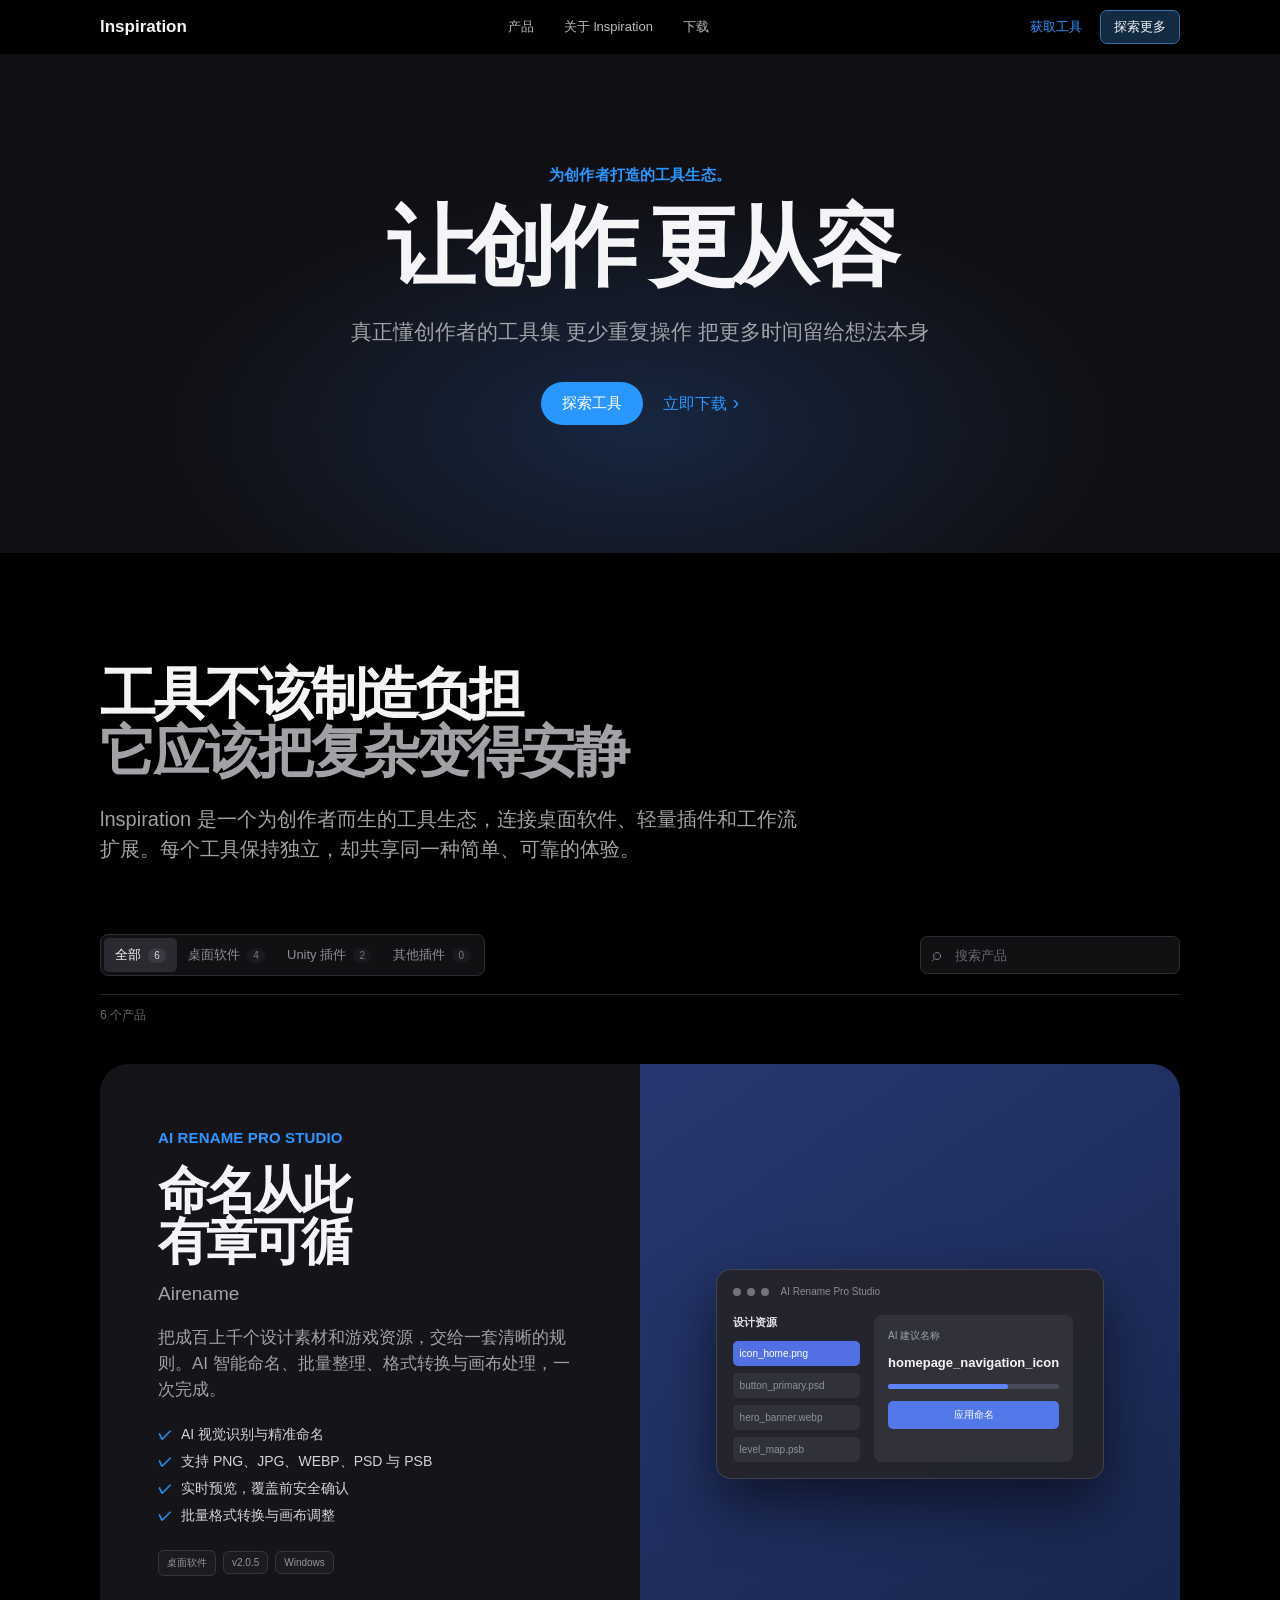
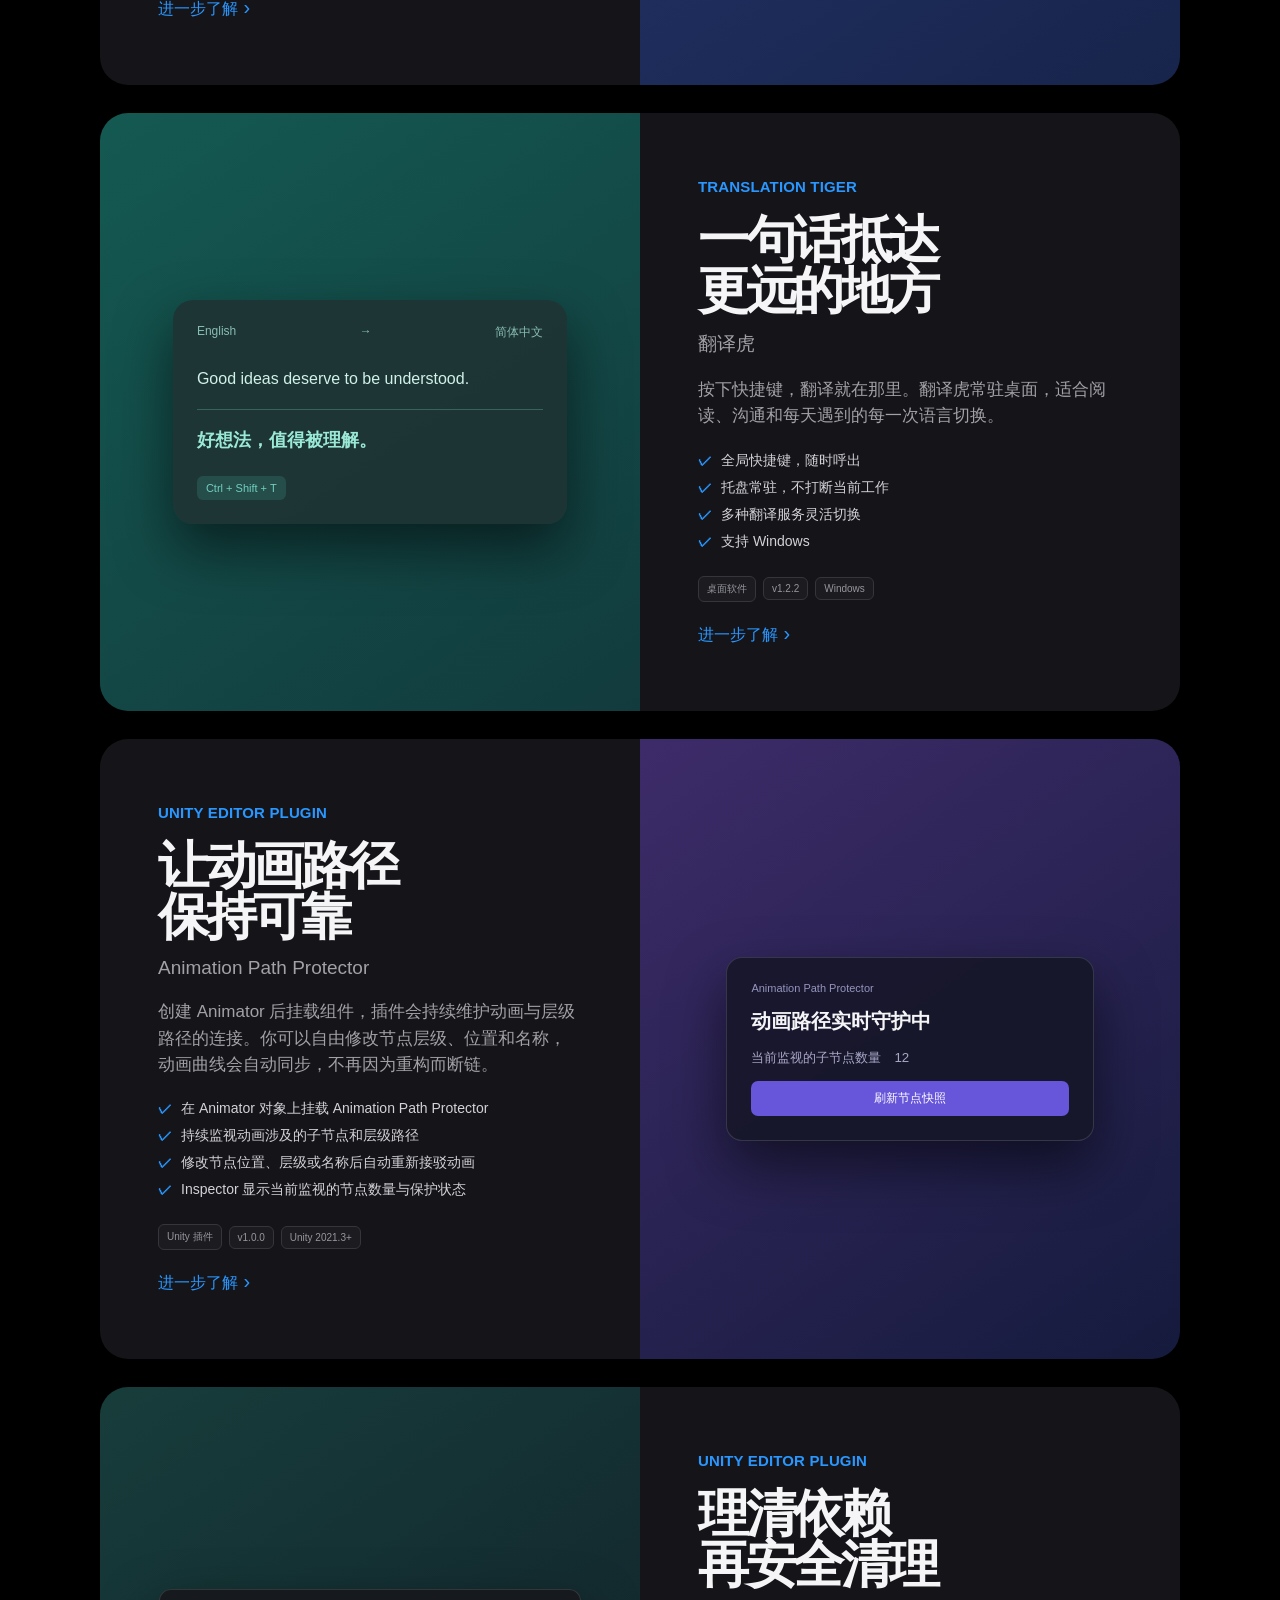
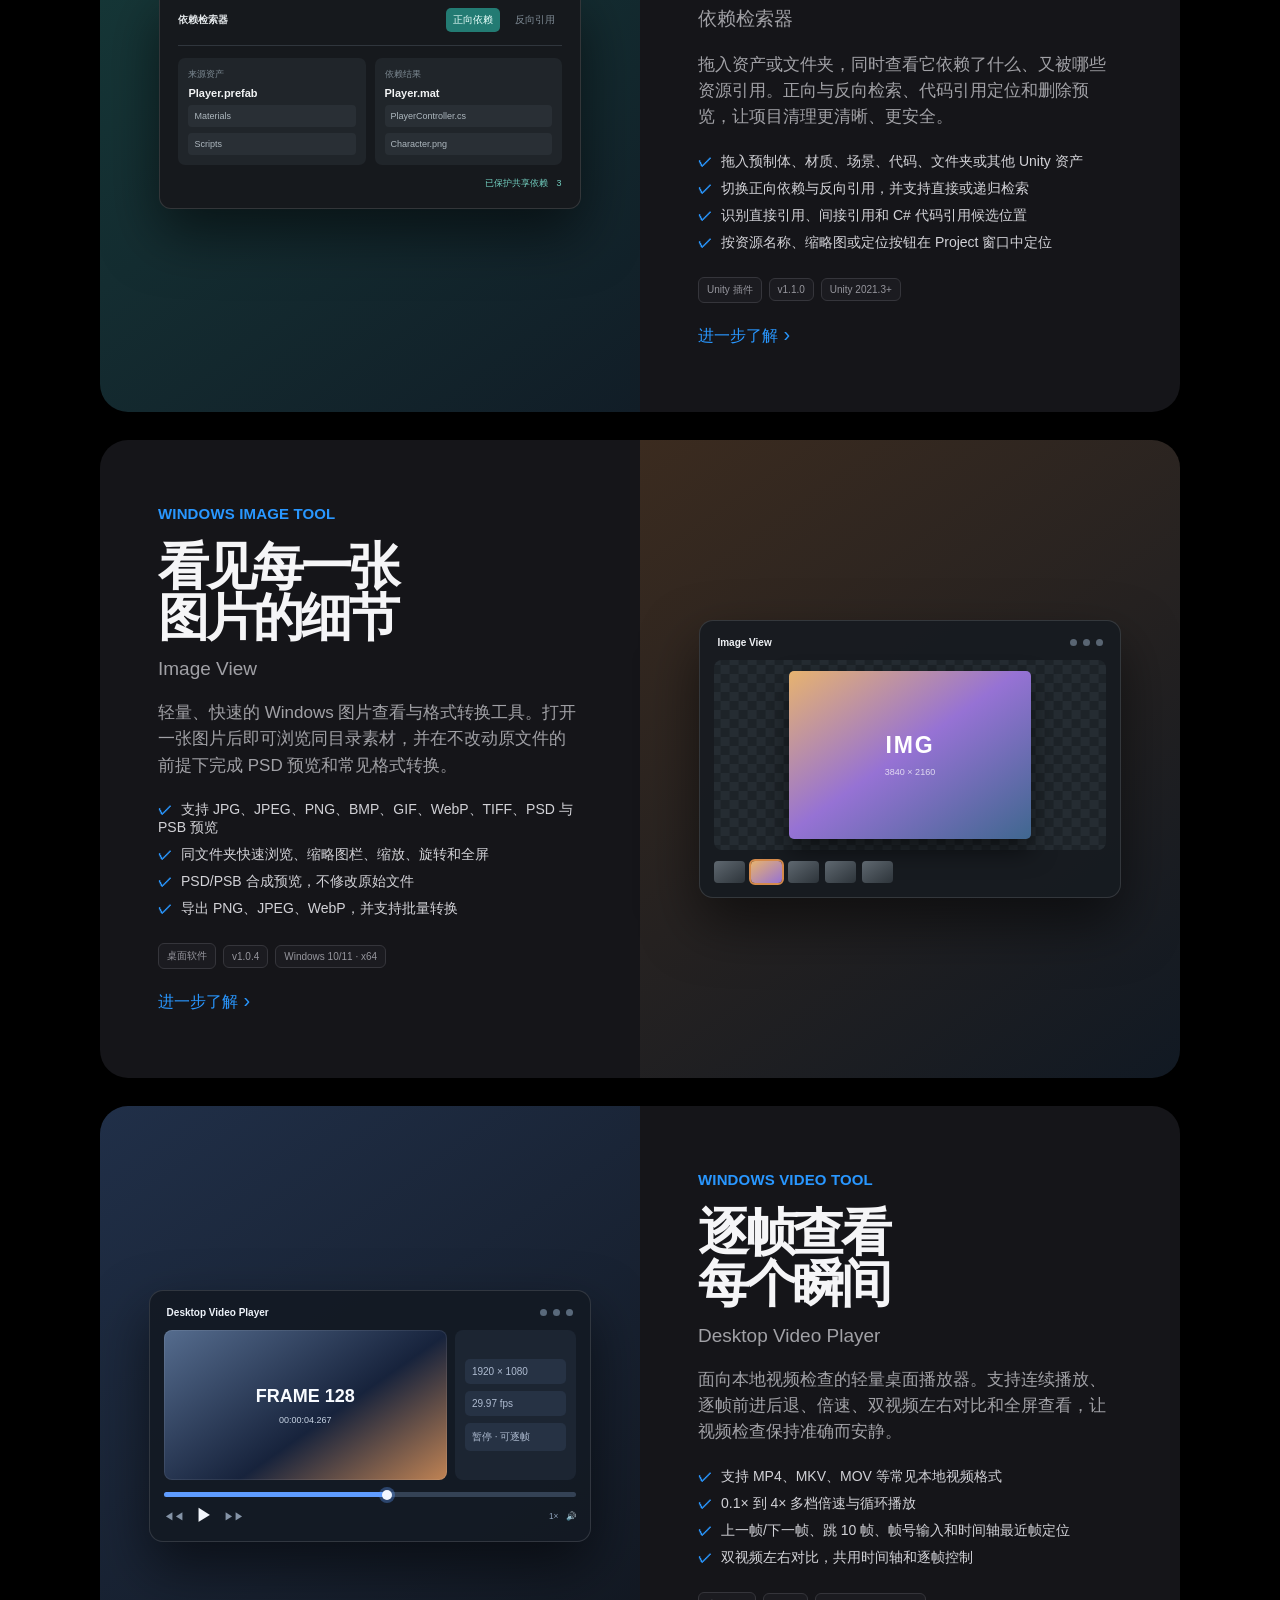
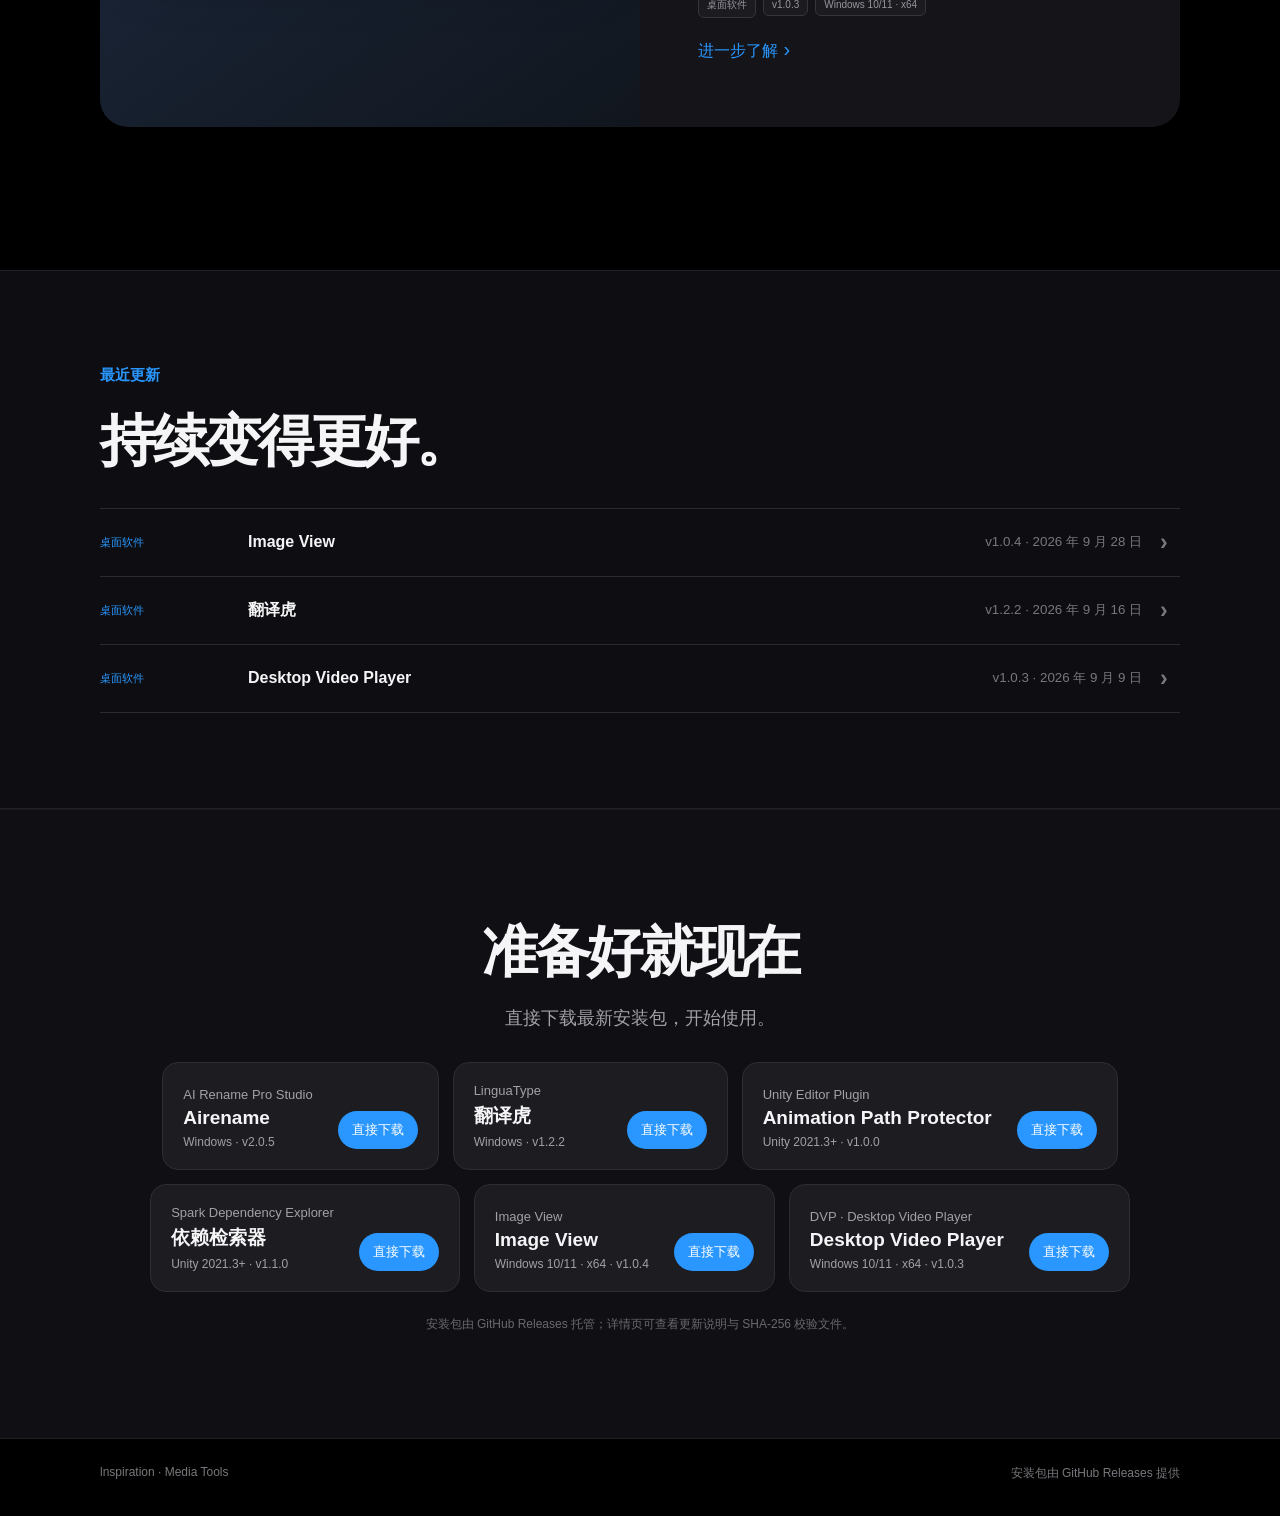
<file: index.html>
<!doctype html><html lang="zh-CN"><head><meta charset="UTF-8"><meta name="viewport" content="width=device-width,initial-scale=1"><meta name="description" content="lnspiration 工具中心：下载 Airename 与翻译虎"><title>lnspiration · 让创作更从容</title><link rel="stylesheet" href="styles.css"><link rel="stylesheet" href="intro-preview.css"><script src="products.js" defer></script><script src="app.js" defer></script></head><body>
<div class="intro-screen" id="intro-screen" aria-label="Inspiration"><svg class="intro-word" viewBox="0 0 760 150" role="img" aria-label="Inspiration"><text class="intro-letter letter-0" x="118" y="112" text-anchor="middle" pathLength="100">I</text><text class="intro-letter letter-1" x="169" y="112" text-anchor="middle" pathLength="100">n</text><text class="intro-letter letter-2" x="226" y="112" text-anchor="middle" pathLength="100">s</text><text class="intro-letter letter-3" x="286" y="112" text-anchor="middle" pathLength="100">p</text><text class="intro-letter letter-4" x="340" y="112" text-anchor="middle" pathLength="100">i</text><text class="intro-letter letter-5" x="385" y="112" text-anchor="middle" pathLength="100">r</text><text class="intro-letter letter-6" x="438" y="112" text-anchor="middle" pathLength="100">a</text><text class="intro-letter letter-7" x="490" y="112" text-anchor="middle" pathLength="100">t</text><text class="intro-letter letter-8" x="530" y="112" text-anchor="middle" pathLength="100">i</text><text class="intro-letter letter-9" x="584" y="112" text-anchor="middle" pathLength="100">o</text><text class="intro-letter letter-10" x="644" y="112" text-anchor="middle" pathLength="100">n</text></svg></div>
<header class="site-header"><nav class="nav wrap"><a class="brand" href="#top">lnspiration</a><div class="nav-links"><a href="#products">产品</a><a href="#why">关于 lnspiration</a><a href="#downloads">下载</a></div><a class="nav-download" href="#downloads">获取工具</a></nav></header>
<main><section class="hero" id="top"><div class="hero-glass" aria-hidden="true"></div><div class="hero-content wrap"><p class="eyebrow">为创作者打造的工具生态。</p><h1>Inspiration</h1><p class="hero-summary">软件、插件与工作流扩展，帮助你减少重复操作，把更多时间留给想法本身。</p><div class="hero-actions"><a class="button button-primary" href="#products">探索工具</a><a class="text-link" href="#downloads">立即下载</a></div></div></section>
<section class="statement wrap" id="why"><h2>工具不该制造负担。<span>它应该把复杂，变得安静。</span></h2><p>lnspiration 是一个为创作者而生的工具生态，连接桌面软件、轻量插件和工作流扩展。每个工具保持独立，却共享同一种简单、可靠的体验。</p></section>
<section class="products wrap" id="products"><article class="product-card"><div class="product-copy"><p class="eyebrow">AI RENAME PRO STUDIO</p><h2>命名，从此<br>有章可循。</h2><p class="product-name">Airename</p><p class="description">把成百上千个设计素材和游戏资源，交给一套清晰的规则。AI 智能命名、批量整理、格式转换与画布处理，一次完成。</p><ul><li>AI 视觉识别与精准命名</li><li>支持 PNG、JPG、WEBP、PSD 与 PSB</li><li>实时预览，覆盖前安全确认</li><li>批量格式转换与画布调整</li></ul><a class="text-link product-detail" href="product.html?product=airename">进一步了解</a></div><div class="product-visual rename-visual"><div class="app-window"><div class="window-bar"><i></i><i></i><i></i><span>AI Rename Pro Studio</span></div><div class="rename-layout"><div class="asset-list"><b>设计资源</b><span class="selected">icon_home.png</span><span>button_primary.psd</span><span>hero_banner.webp</span><span>level_map.psb</span></div><div class="preview"><span>AI 建议名称</span><strong>homepage_navigation_icon</strong><div class="progress"><i></i></div><button type="button" tabindex="-1">应用命名</button></div></div></div></div></article>
<article class="product-card reverse"><div class="product-copy"><p class="eyebrow">TRANSLATION TIGER</p><h2>一句话，抵达<br>更远的地方。</h2><p class="product-name">翻译虎</p><p class="description">按下快捷键，翻译就在那里。翻译虎常驻桌面，适合阅读、沟通和每天遇到的每一次语言切换。</p><ul><li>全局快捷键，随时呼出</li><li>托盘常驻，不打断当前工作</li><li>多种翻译服务灵活切换</li><li>支持 Windows</li></ul><a class="text-link product-detail" href="product.html?product=linguatype">进一步了解</a></div><div class="product-visual translate-visual"><div class="translate-panel"><div class="language-row"><span>English</span><b>→</b><span>简体中文</span></div><p>Good ideas deserve to be understood.</p><div class="divider"></div><strong>好想法，值得被理解。</strong><div class="shortcut">Ctrl + Shift + T</div></div></div></article></section>
<section class="downloads" id="downloads"><div class="wrap"><h2>准备好，就现在。</h2><p class="download-intro">直接下载最新安装包，开始使用。</p><div class="download-grid" id="download-grid"></div><p class="download-note">安装包由 GitHub Releases 托管；详情页可查看更新说明与 SHA-256 校验文件。</p></div></section></main>
<footer class="footer wrap"><span>lnspiration · Media Tools</span><span>安装包由 GitHub Releases 提供</span></footer>
<div class="dialog-backdrop" id="product-dialog" hidden><section class="dialog product-detail-dialog" role="dialog" aria-modal="true" aria-labelledby="dialog-title"><button class="dialog-close" type="button" aria-label="关闭详情">×</button><div class="detail-hero"><p class="eyebrow" id="dialog-kicker"></p><h2 id="dialog-title"></h2><p id="dialog-description"></p></div><div class="detail-body"><div class="dialog-meta"><div><span>当前版本</span><strong id="dialog-version"></strong></div><div><span>支持平台</span><strong id="dialog-platform"></strong></div><div><span>发布日期</span><strong id="dialog-date"></strong></div></div><h3 class="dialog-section-title">你可以用它做什么</h3><ul class="dialog-notes" id="dialog-notes"></ul><h3 class="dialog-section-title">最新版本下载</h3><div class="dialog-assets" id="dialog-assets"></div></div></section></div></body></html>
</file>
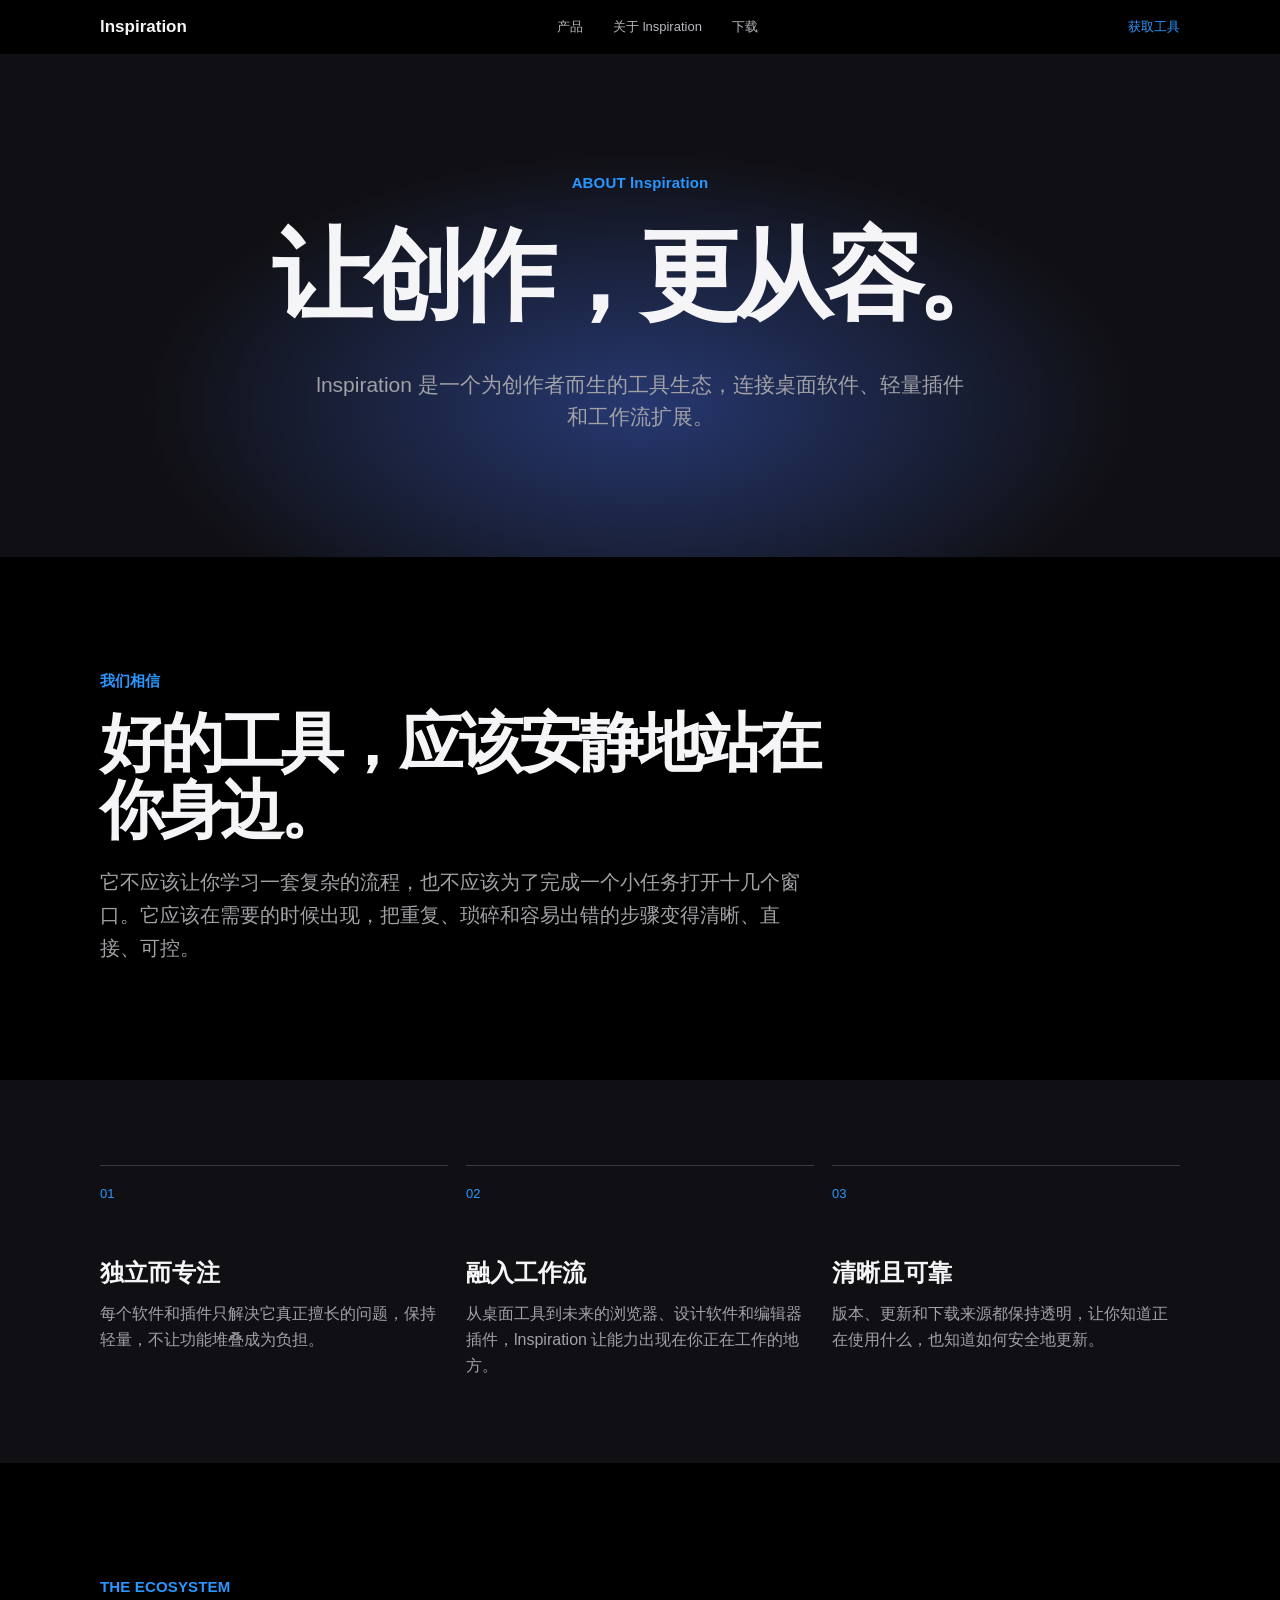
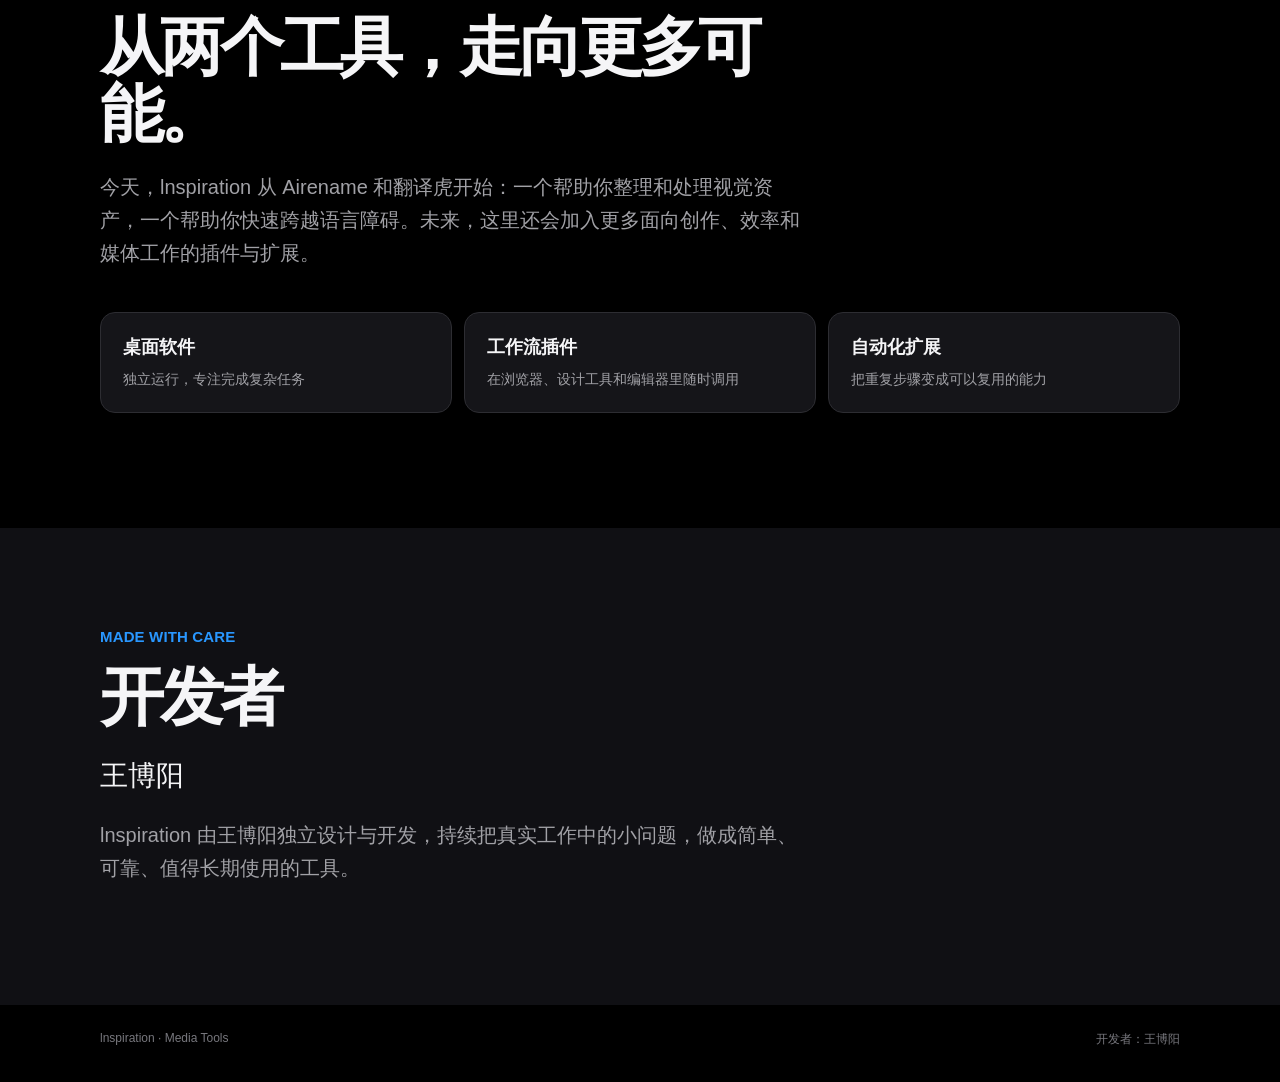
<file: about.html>
<!doctype html><html lang="zh-CN"><head><meta charset="UTF-8"><meta name="viewport" content="width=device-width,initial-scale=1"><meta name="description" content="关于 lnspiration：为创作者打造的工具与插件生态"><title>关于 lnspiration · lnspiration</title><link rel="stylesheet" href="styles.css"><link rel="stylesheet" href="about.css"></head><body><header class="site-header"><nav class="nav wrap"><a class="brand" href="index.html">lnspiration</a><div class="nav-links"><a href="index.html#products">产品</a><a href="about.html" aria-current="page">关于 lnspiration</a><a href="index.html#downloads">下载</a></div><a class="nav-download" href="index.html#downloads">获取工具</a></nav></header><main><section class="about-hero"><div class="wrap"><p class="eyebrow">ABOUT lnspiration</p><h1>让创作，更从容。</h1><p>lnspiration 是一个为创作者而生的工具生态，连接桌面软件、轻量插件和工作流扩展。</p></div></section><section class="about-intro wrap"><p class="eyebrow">我们相信</p><h2>好的工具，应该安静地站在你身边。</h2><p>它不应该让你学习一套复杂的流程，也不应该为了完成一个小任务打开十几个窗口。它应该在需要的时候出现，把重复、琐碎和容易出错的步骤变得清晰、直接、可控。</p></section><section class="about-values"><div class="wrap"><div class="value"><span>01</span><h3>独立而专注</h3><p>每个软件和插件只解决它真正擅长的问题，保持轻量，不让功能堆叠成为负担。</p></div><div class="value"><span>02</span><h3>融入工作流</h3><p>从桌面工具到未来的浏览器、设计软件和编辑器插件，lnspiration 让能力出现在你正在工作的地方。</p></div><div class="value"><span>03</span><h3>清晰且可靠</h3><p>版本、更新和下载来源都保持透明，让你知道正在使用什么，也知道如何安全地更新。</p></div></div></section><section class="about-future wrap"><p class="eyebrow">THE ECOSYSTEM</p><h2>从两个工具，走向更多可能。</h2><p>今天，lnspiration 从 Airename 和翻译虎开始：一个帮助你整理和处理视觉资产，一个帮助你快速跨越语言障碍。未来，这里还会加入更多面向创作、效率和媒体工作的插件与扩展。</p><div class="ecosystem-grid"><div><b>桌面软件</b><span>独立运行，专注完成复杂任务</span></div><div><b>工作流插件</b><span>在浏览器、设计工具和编辑器里随时调用</span></div><div><b>自动化扩展</b><span>把重复步骤变成可以复用的能力</span></div></div></section><section class="developer"><div class="wrap"><p class="eyebrow">MADE WITH CARE</p><h2>开发者</h2><p class="developer-name">王博阳</p><p>lnspiration 由王博阳独立设计与开发，持续把真实工作中的小问题，做成简单、可靠、值得长期使用的工具。</p></div></section></main><footer class="footer wrap"><span>lnspiration · Media Tools</span><span>开发者：王博阳</span></footer></body></html>
</file>
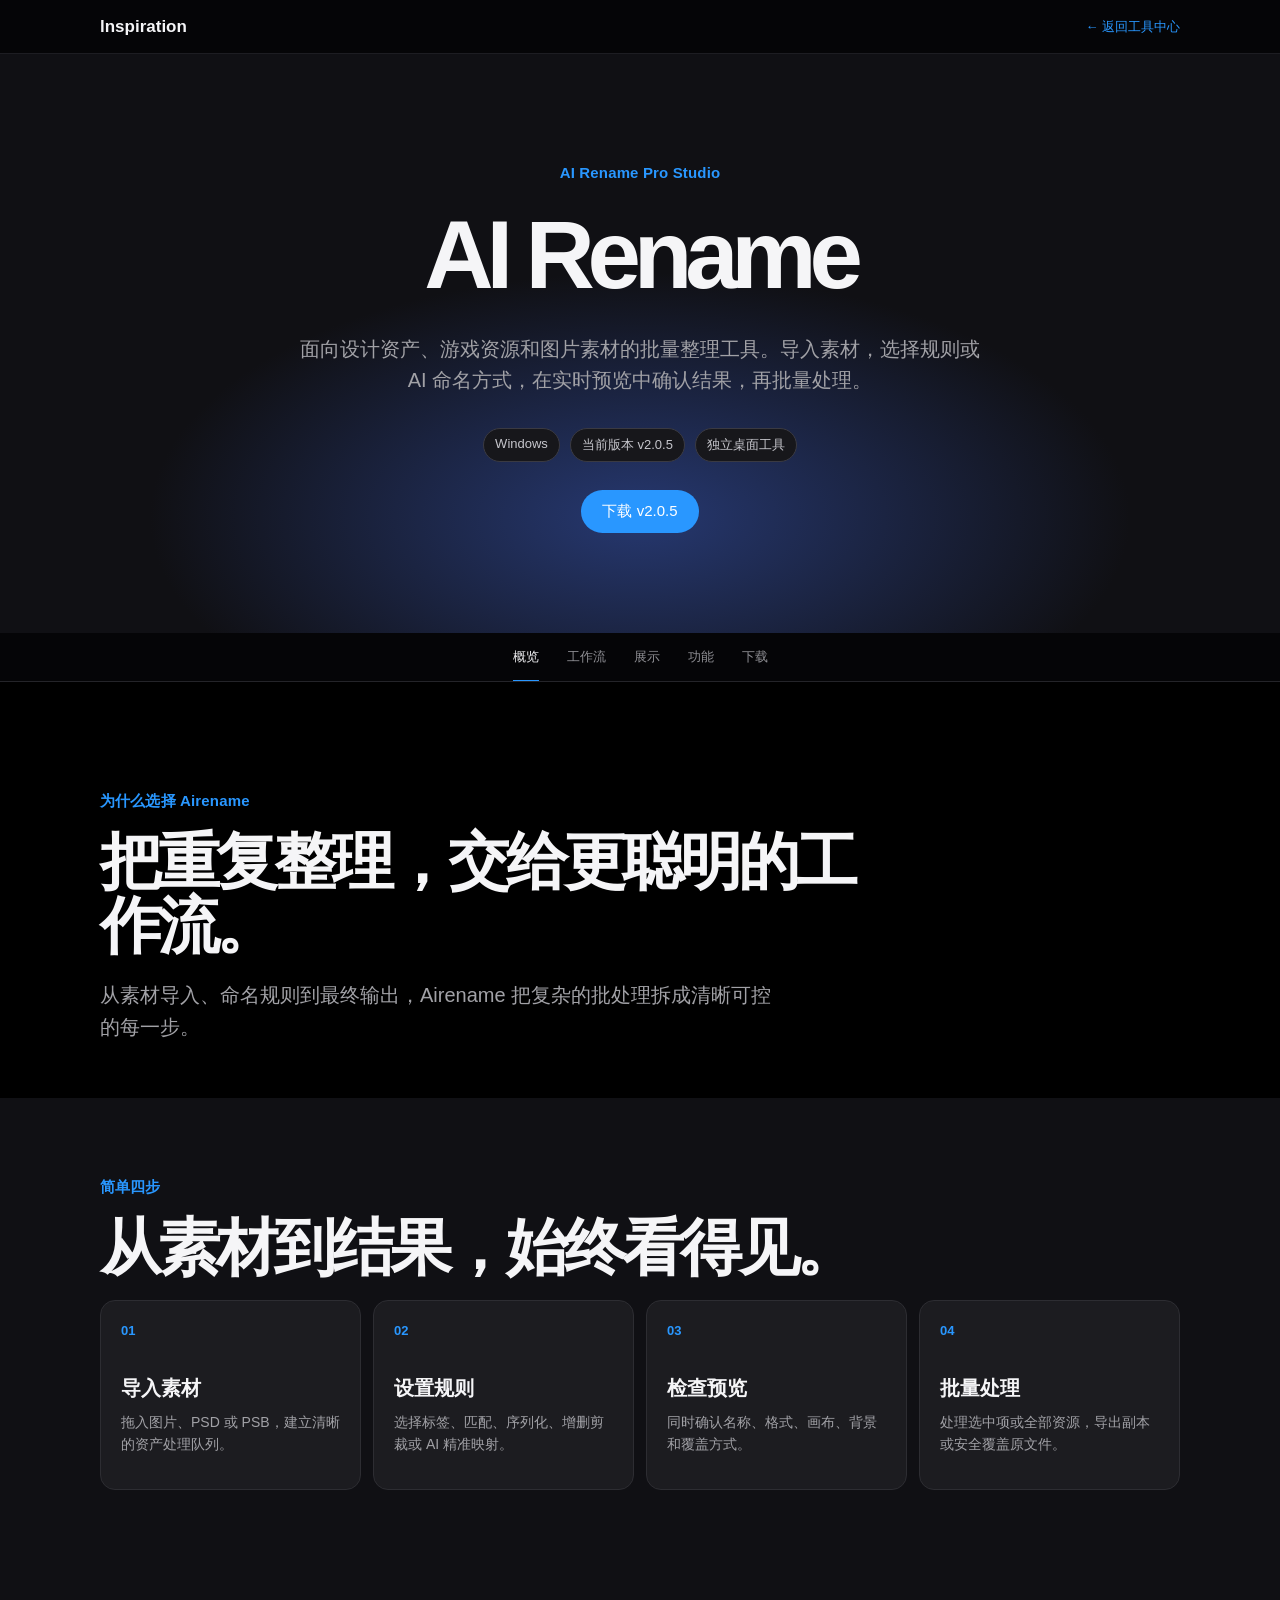
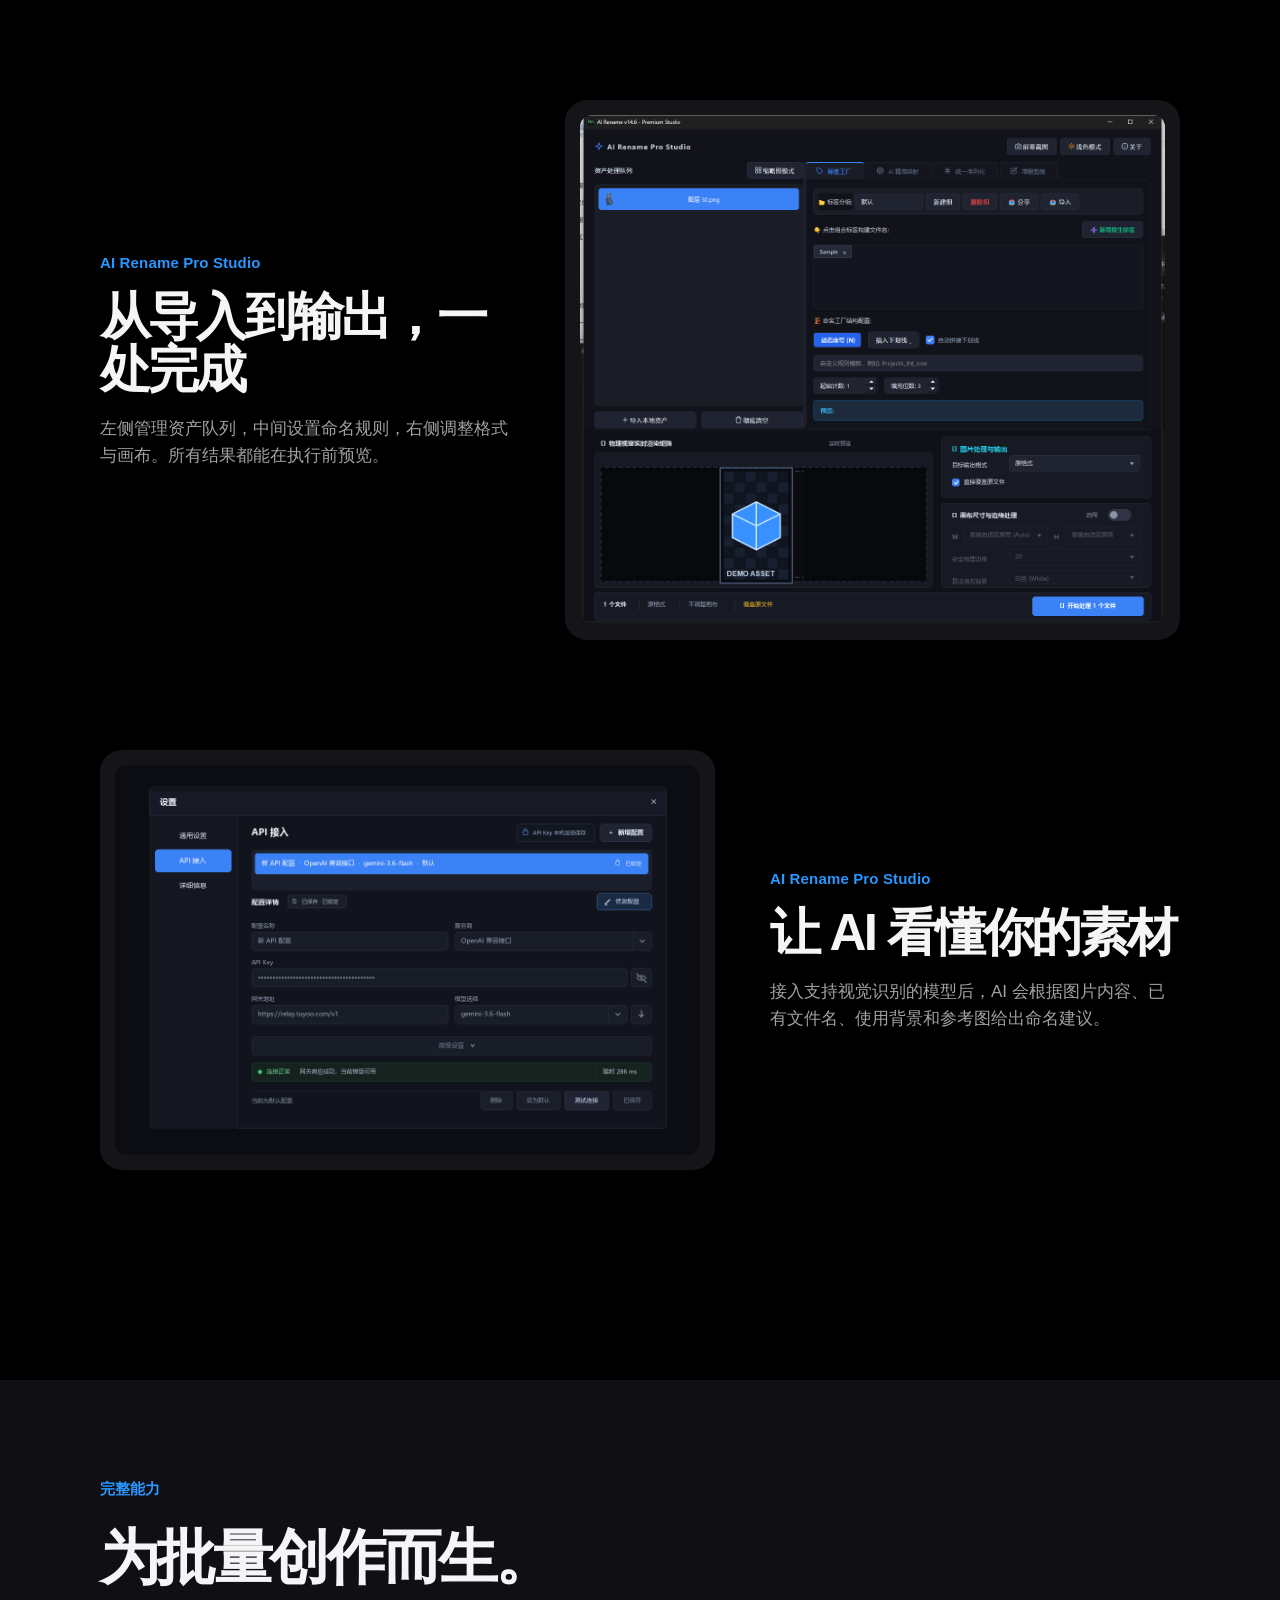
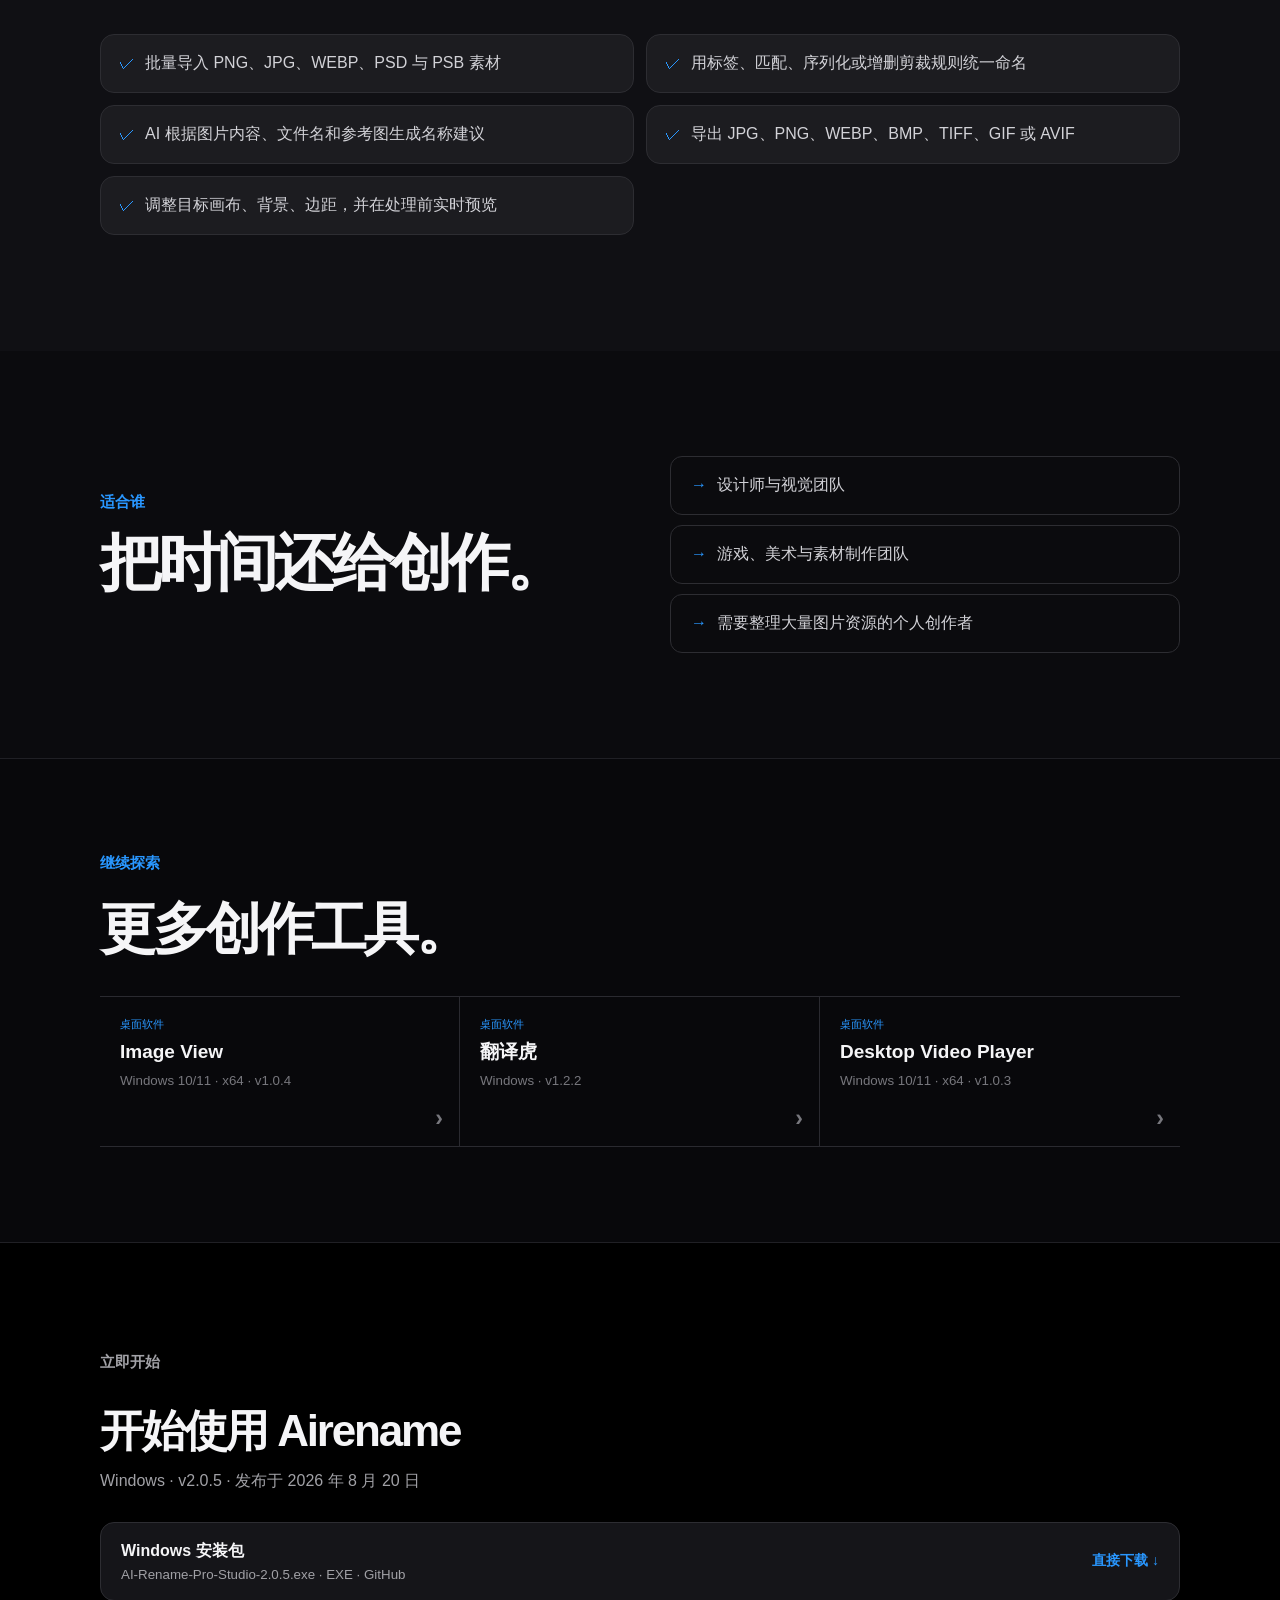
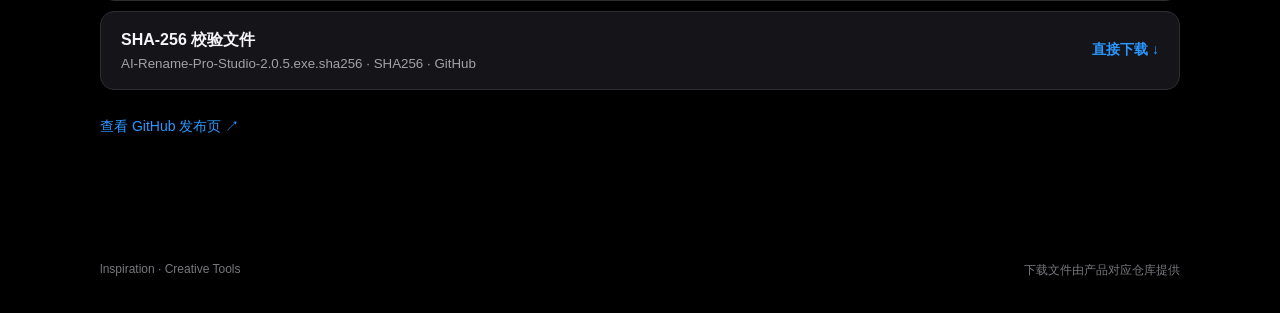
<file: product.html>
<!doctype html><html lang="zh-CN"><head><meta charset="UTF-8"><meta name="viewport" content="width=device-width,initial-scale=1"><title>产品详情 · lnspiration</title><link rel="stylesheet" href="styles.css"><link rel="stylesheet" href="product.css"><script src="products.js" defer></script><script src="product.js" defer></script></head><body><header class="site-header"><nav class="nav wrap"><a class="brand" href="index.html">lnspiration</a><a class="nav-download" data-return-home href="index.html#products">← 返回工具中心</a></nav></header><main id="product-page"></main><footer class="footer wrap"><span>lnspiration · Creative Tools</span><span>下载文件由产品对应仓库提供</span></footer></body></html>
</file>
<file: styles.css>
:root{--bg:#000;--surface:#151519;--surface2:#1c1c21;--text:#f5f5f7;--muted:#a1a1a6;--blue:#2997ff;--line:#2d2d32;--max:1080px}*{box-sizing:border-box}html{scroll-behavior:smooth}body{margin:0;background:var(--bg);color:var(--text);font-family:-apple-system,BlinkMacSystemFont,"SF Pro Display","PingFang SC","Helvetica Neue",Arial,sans-serif}body.dialog-open{overflow:hidden}a{color:inherit;text-decoration:none}.wrap{width:min(var(--max),calc(100% - 44px));margin-inline:auto}.site-header{height:54px;background:#000;position:relative;z-index:2}.nav{height:54px;display:flex;align-items:center;justify-content:space-between;font-size:13px;color:#b8b8be}.brand{font-size:17px;font-weight:600;color:#f5f5f7}.nav-links{display:flex;gap:30px}.nav-links a:hover,.nav-download,.text-link{color:var(--blue)}.hero{background:radial-gradient(700px 350px at 50% 75%,#172640,#101014 68%);text-align:center;padding:112px 0 128px}.eyebrow{color:var(--blue);font-size:15px;font-weight:600;letter-spacing:.01em;margin:0 0 19px}.hero h1{font-size:clamp(48px,8vw,88px);letter-spacing:-.075em;line-height:.98;margin:0 0 27px}.hero-summary{max-width:650px;margin:0 auto 34px;color:var(--muted);font-size:21px;line-height:1.45}.hero-actions{display:flex;justify-content:center;align-items:center;gap:20px}.button{border:0;border-radius:999px;padding:12px 21px;font-size:15px;font-weight:500;display:inline-flex;align-items:center;cursor:pointer}.button-primary{background:var(--blue);color:#fff}.button-primary:hover{background:#48a7ff}.text-link{background:none;border:0;padding:0;font-size:16px;cursor:pointer}.text-link:after{content:' ›';font-size:20px}.statement{padding:112px 0 50px}.statement h2{font-size:clamp(34px,5vw,56px);line-height:1.05;letter-spacing:-.06em;max-width:710px;margin:0 0 22px}.statement h2 span{display:block;color:var(--muted)}.statement p{max-width:710px;color:var(--muted);font-size:20px;line-height:1.5;margin:0}.products{padding:40px 0 115px}.product-card{display:grid;grid-template-columns:1fr 1fr;min-height:500px;margin-bottom:28px;overflow:hidden;border-radius:28px;box-shadow:0 22px 65px #0008}.product-card.reverse .product-copy{order:2}.product-card.reverse .product-visual{order:1}.product-copy{background:var(--surface);padding:65px 58px;display:flex;flex-direction:column;align-items:flex-start;justify-content:center}.product-copy h2{font-size:clamp(36px,4vw,54px);line-height:1;letter-spacing:-.065em;margin:0}.product-name{font-size:19px;color:var(--muted);margin:15px 0 0}.description{font-size:17px;color:var(--muted);line-height:1.55;max-width:420px;margin:20px 0 0}.product-copy ul{list-style:none;padding:0;margin:22px 0 25px;display:grid;gap:9px;color:#d2d2d7;font-size:14px}.product-copy li:before{content:'✓';color:var(--blue);font-weight:700;margin-right:9px}.product-visual{display:flex;align-items:center;justify-content:center;min-height:350px}.rename-visual{background:linear-gradient(145deg,#263870,#17244b)}.translate-visual{background:linear-gradient(145deg,#145952,#123b3d)}.app-window{width:72%;background:#24242aee;border:1px solid #fff2;border-radius:15px;padding:16px;box-shadow:0 25px 55px #0008}.window-bar{display:flex;align-items:center;gap:6px;color:#8b8b93;font-size:10px;margin-bottom:18px}.window-bar i{width:8px;height:8px;border-radius:50%;background:#72727a}.window-bar span{margin-left:6px}.rename-layout{display:grid;grid-template-columns:.9fr 1.1fr;gap:14px}.asset-list{display:grid;gap:7px;color:#8f929e;font-size:10px}.asset-list b{color:#e2e2e7;font-size:11px;margin-bottom:4px}.asset-list span{padding:7px;border-radius:5px;background:#303139}.asset-list .selected{background:#526fe3;color:#fff}.preview{background:#303139;border-radius:8px;padding:14px;display:flex;flex-direction:column;gap:12px}.preview span{font-size:10px;color:#9ea2b4}.preview strong{font-size:13px;line-height:1.3}.progress{height:5px;background:#484b58;border-radius:8px}.progress i{display:block;height:100%;width:70%;background:#5d83ff;border-radius:8px}.preview button{border:0;border-radius:5px;background:#5278ea;color:#fff;padding:7px;font-size:10px}.translate-panel{width:73%;background:#1e3333e8;border-radius:20px;padding:24px;box-shadow:0 25px 55px #0008}.language-row{display:flex;justify-content:space-between;color:#88bdb4;font-size:12px}.translate-panel p{font-size:16px;line-height:1.4;color:#d0f1e9;margin:27px 0 19px}.divider{height:1px;background:#37635d}.translate-panel strong{display:block;color:#9ae9d6;font-size:18px;margin-top:18px}.shortcut{display:inline-block;margin-top:24px;background:#254e4a;color:#72cfc0;font-size:11px;padding:6px 9px;border-radius:6px}.downloads{background:#101014;border-block:1px solid #1d1d20;text-align:center;padding:105px 0}.downloads h2{font-size:clamp(36px,5vw,56px);letter-spacing:-.06em;margin:0 0 15px}.download-intro{color:var(--muted);font-size:18px;margin:0 0 32px}.download-grid{display:flex;justify-content:center;gap:14px;flex-wrap:wrap}.download-card{background:var(--surface2);border:1px solid var(--line);border-radius:16px;padding:20px;text-align:left;min-width:275px;display:flex;justify-content:space-between;align-items:end;gap:25px}.download-card p{font-size:13px;color:var(--muted);margin:0 0 5px}.download-card h3{font-size:19px;margin:0}.download-card span{font-size:12px;color:var(--muted);display:block;margin-top:6px;white-space:nowrap}.download-card .button{white-space:nowrap;padding:10px 14px;font-size:13px}.download-note{color:#68686f;font-size:12px;margin:24px 0 0}.footer{padding:26px 0 34px;color:#77777d;font-size:12px;display:flex;justify-content:space-between}.dialog-backdrop[hidden]{display:none}.dialog-backdrop{position:fixed;inset:0;background:#000b;display:grid;place-items:center;padding:20px;z-index:10}.dialog{width:min(500px,100%);background:#1c1c20;border:1px solid #38383d;border-radius:22px;padding:30px;box-shadow:0 24px 90px #000}.dialog-close{float:right;border:0;border-radius:50%;width:30px;height:30px;background:#303036;color:#aaa;font-size:20px;cursor:pointer}.dialog h2{font-size:32px;letter-spacing:-.05em;margin:0}.dialog>p:not(.eyebrow){color:var(--muted);font-size:16px;line-height:1.55}.dialog-meta{background:#111114;border-radius:12px;padding:14px 16px;color:var(--muted);font-size:13px;margin:20px 0}.dialog-meta div{display:flex;justify-content:space-between;margin:6px 0}.dialog-meta strong{color:var(--text);font-weight:500}@media(max-width:720px){.wrap{width:min(var(--max),calc(100% - 32px))}.nav-links{display:none}.hero{padding:82px 0 90px}.hero-summary{font-size:18px}.statement{padding:76px 0 35px}.statement p{font-size:18px}.products{padding:25px 0 70px}.product-card{grid-template-columns:1fr;min-height:0;border-radius:22px}.product-card.reverse .product-copy,.product-card.reverse .product-visual{order:initial}.product-copy{padding:44px 30px}.product-visual{min-height:280px}.app-window,.translate-panel{width:71%}.downloads{padding:75px 0}.download-card{min-width:min(100%,360px);align-items:center}.footer{display:block}.footer span{display:block;margin-top:7px}}
.sr-only{position:absolute;width:1px;height:1px;padding:0;margin:-1px;overflow:hidden;clip:rect(0,0,0,0);white-space:nowrap;border:0}.catalog-controls{padding:20px 0 0}.catalog-toolbar{display:flex;align-items:center;justify-content:space-between;gap:18px;border-bottom:1px solid #242429;padding-bottom:18px}.category-tabs{display:flex;align-items:center;padding:3px;border:1px solid #2d2d32;border-radius:8px;background:#111114}.category-tabs button{display:flex;align-items:center;gap:7px;border:0;border-radius:5px;padding:8px 11px;background:transparent;color:#8e8e93;font-size:13px;cursor:pointer}.category-tabs button:hover{color:#f5f5f7}.category-tabs button.is-active{background:#2a2a30;color:#f5f5f7}.category-tabs button span{min-width:18px;padding:2px 5px;border-radius:999px;background:#1a1a1e;color:#77777d;font-size:10px;text-align:center}.category-tabs button.is-active span{background:#3a3a42;color:#d7d7dc}.catalog-search{position:relative;width:min(260px,100%)}.catalog-search:before{content:'⌕';position:absolute;left:12px;top:50%;transform:translateY(-52%);color:#77777d;font-size:18px;pointer-events:none}.catalog-search input{width:100%;height:38px;border:1px solid #2d2d32;border-radius:7px;padding:0 34px;background:#111114;color:#f5f5f7;font-size:13px;outline:0}.catalog-search input:focus{border-color:#4b8dcf;box-shadow:0 0 0 3px #2997ff20}.catalog-search input::placeholder{color:#68686f}.catalog-summary{margin:12px 0 0;color:#68686f;font-size:12px}.product-card[hidden]{display:none}.product-meta{display:flex;align-items:center;gap:7px;flex-wrap:wrap;margin:0 0 20px}.product-meta span{padding:5px 8px;border:1px solid #35353b;border-radius:6px;background:#1b1b20;color:#96969d;font-size:10px}.catalog-empty{grid-column:1/-1;padding:70px 20px;text-align:center;border-block:1px solid #242429}.catalog-empty strong{display:block;font-size:24px;margin-bottom:18px}.catalog-empty button{border:1px solid #3b6fa7;border-radius:7px;padding:9px 13px;background:#132a43;color:#f5f5f7;cursor:pointer}.updates-band{padding:95px 0;background:#0e0e12;border-block:1px solid #202025}.updates-band h2{font-size:clamp(36px,5vw,56px);letter-spacing:-.06em;margin:0 0 28px}.updates-list{border-top:1px solid #2a2a30}.updates-list a{display:grid;grid-template-columns:130px 1fr auto 20px;align-items:center;gap:18px;min-height:68px;border-bottom:1px solid #2a2a30;transition:background .2s ease}.updates-list a:hover{background:#17171b}.updates-list span{color:var(--blue);font-size:11px}.updates-list strong{font-size:16px}.updates-list small{color:#77777d}.updates-list b{color:#77777d;font-size:23px}.category-tabs button:focus-visible,.catalog-empty button:focus-visible,.updates-list a:focus-visible,.button:focus-visible,.nav a:focus-visible{outline:2px solid var(--blue);outline-offset:3px}@media(max-width:720px){.catalog-controls{padding-top:10px}.catalog-toolbar{align-items:stretch;flex-direction:column}.category-tabs{width:100%;overflow-x:auto}.category-tabs button{flex:0 0 auto}.catalog-search{width:100%}.product-meta{margin-bottom:18px}.updates-band{padding:70px 0}.updates-list a{grid-template-columns:1fr auto;gap:5px 12px;padding:14px 0}.updates-list span{grid-column:1}.updates-list strong{grid-column:1}.updates-list small{grid-column:1}.updates-list b{grid-column:2;grid-row:1/4}}@media(prefers-reduced-motion:reduce){html{scroll-behavior:auto}*,*:before,*:after{animation-duration:.01ms!important;animation-iteration-count:1!important;transition-duration:.01ms!important;scroll-behavior:auto!important}}
</file>
<file: intro-preview.css>
.intro-screen{position:fixed;inset:0;z-index:1000;display:grid;place-items:center;background:#050506;color:#f5f5f7;opacity:1;transition:none;pointer-events:auto}
.intro-screen.is-leaving{animation:intro-exit .7s ease forwards;pointer-events:none}
.intro-word{width:min(760px,82vw);height:auto;overflow:visible}
.intro-word text{font-family:-apple-system,BlinkMacSystemFont,"SF Pro Display","Helvetica Neue",Arial,sans-serif;font-size:116px;font-weight:600;letter-spacing:-6px;fill:transparent;stroke:#f5f5f7;stroke-width:1.35;stroke-linecap:round;stroke-linejoin:round;stroke-dasharray:100;stroke-dashoffset:100;animation:intro-letter-draw 1.25s linear 0s both,intro-letter-fill .6s ease .95s both}
@keyframes intro-letter-draw{to{stroke-dashoffset:0}}
@keyframes intro-letter-fill{to{fill:#f5f5f7;stroke:transparent}}
@keyframes intro-appear{from{opacity:0}to{opacity:1}}
@keyframes intro-exit{from{opacity:1}to{opacity:0}}
@media(prefers-reduced-motion:reduce){.intro-screen{transition:none}.intro-word text{animation:none;fill:#f5f5f7;stroke:transparent}}
</file>
<file: about.css>
.about-hero{padding:120px 0 125px;text-align:center;background:radial-gradient(700px 360px at 50% 70%,#263870,#101014 70%)}.about-hero h1{font-size:clamp(52px,9vw,100px);letter-spacing:-.08em;margin:0 0 24px}.about-hero>div>p:not(.eyebrow){max-width:650px;margin:auto;color:var(--muted);font-size:21px;line-height:1.5}.about-intro{padding:115px 0 95px}.about-intro h2,.about-future h2,.developer h2{font-size:clamp(38px,5vw,64px);letter-spacing:-.065em;line-height:1.05;max-width:760px;margin:0 0 22px}.about-intro>p:not(.eyebrow),.about-future>p:not(.eyebrow),.developer>div>p:not(.eyebrow){max-width:700px;color:var(--muted);font-size:20px;line-height:1.65}.about-values{background:#101014;padding:85px 0}.about-values .wrap{display:grid;grid-template-columns:repeat(3,1fr);gap:18px}.value{border-top:1px solid #3a3a42;padding-top:18px}.value span{color:var(--blue);font-size:13px}.value h3{font-size:24px;margin:55px 0 12px}.value p{color:var(--muted);line-height:1.6;margin:0}.about-future{padding:115px 0}.ecosystem-grid{display:grid;grid-template-columns:repeat(3,1fr);gap:12px;margin-top:42px}.ecosystem-grid div{padding:22px;border:1px solid #2d2d32;border-radius:15px;background:#151519}.ecosystem-grid b,.ecosystem-grid span{display:block}.ecosystem-grid b{font-size:18px}.ecosystem-grid span{color:var(--muted);font-size:14px;margin-top:10px;line-height:1.5}.developer{background:#101014;padding:100px 0}.developer-name{font-size:28px!important;color:#f5f5f7!important;margin:10px 0!important}@media(max-width:720px){.about-hero{padding:82px 0 90px}.about-intro,.about-future{padding:75px 0}.about-values .wrap,.ecosystem-grid{grid-template-columns:1fr}.value h3{margin-top:30px}.developer{padding:75px 0}}
</file>
<file: product.css>
.product-page-hero{padding:110px 0 100px;text-align:center;background:radial-gradient(700px 350px at 50% 80%,#263870,#101014 70%)}.product-page-hero h1{font-size:clamp(54px,9vw,96px);letter-spacing:-.075em;margin:0 0 24px}.product-page-hero>div>p:not(.eyebrow){max-width:680px;margin:0 auto 32px;color:var(--muted);font-size:20px;line-height:1.55}.product-stories{padding:100px 0}.page-story{display:grid;grid-template-columns:.8fr 1.2fr;gap:55px;align-items:center;margin-bottom:110px}.page-story.reverse{grid-template-columns:1.2fr .8fr}.page-story.reverse .story-copy{order:2}.story-copy h2{font-size:clamp(34px,4vw,54px);line-height:1.05;letter-spacing:-.055em;margin:0 0 18px}.story-copy>p:not(.eyebrow){color:var(--muted);font-size:17px;line-height:1.6}.page-story figure{margin:0;background:#151519;border-radius:22px;padding:15px;box-shadow:0 30px 80px #000}.page-story img{width:100%;display:block;border-radius:12px}.feature-section{background:#101014;padding:100px 0}.feature-section h2{font-size:clamp(38px,5vw,60px);letter-spacing:-.06em;margin:0 0 35px}.feature-section ul{list-style:none;padding:0;display:grid;grid-template-columns:repeat(2,1fr);gap:12px}.feature-section li{background:#1c1c20;border:1px solid #2d2d32;border-radius:14px;padding:18px;color:#d2d2d7}.feature-section li:before{content:'✓';color:var(--blue);margin-right:10px}.page-downloads{padding:100px 0}.page-downloads h2{font-size:44px;letter-spacing:-.05em;margin:0}.page-downloads>p{color:var(--muted);margin:10px 0 30px}.page-download{display:flex;align-items:center;justify-content:space-between;padding:18px 20px;border:1px solid #2d2d32;border-radius:14px;background:#151519;margin:10px 0}.page-download span{display:grid;gap:5px}.page-download small{color:var(--muted)}.page-download b{color:var(--blue);font-size:14px}@media(max-width:720px){.product-page-hero{padding:78px 0}.page-story,.page-story.reverse{grid-template-columns:1fr;gap:25px;margin-bottom:70px}.page-story.reverse .story-copy{order:initial}.product-stories{padding:70px 0}.feature-section ul{grid-template-columns:1fr}.page-downloads{padding:70px 0}}
.site-header{position:sticky;top:0;z-index:6;background:#050507;border-bottom:1px solid #1d1d22}.detail-nav{position:sticky;top:54px;z-index:5;background:#050507;border-bottom:1px solid #242429}.detail-nav .wrap{display:flex;justify-content:center;gap:28px;overflow-x:auto;scrollbar-width:none}.detail-nav .wrap::-webkit-scrollbar{display:none}.detail-nav a{position:relative;flex:0 0 auto;padding:15px 0;color:#8e8e93;font-size:13px;transition:color .2s ease}.detail-nav a:hover,.detail-nav a.is-active{color:#f5f5f7}.detail-nav a.is-active:after{content:'';position:absolute;left:0;right:0;bottom:-1px;height:2px;background:var(--blue)}.detail-section,.install-section{scroll-margin-top:112px}.story-empty{padding:45px 0 15px}.story-empty h2{max-width:690px;font-size:clamp(36px,5vw,56px);line-height:1.05;margin:0}.install-section{padding:100px 0;background:#101014}.install-section h2{font-size:clamp(38px,5vw,60px);letter-spacing:-.06em;margin:0 0 36px}.install-layout{display:grid;grid-template-columns:1fr 1fr;gap:18px}.install-layout ol{counter-reset:install-step;list-style:none;margin:0;padding:0;display:grid;gap:10px}.install-layout li{counter-increment:install-step;display:flex;align-items:center;gap:12px;min-height:64px;padding:14px 16px;border:1px solid #2d2d32;border-radius:12px;background:#18181c;color:#d2d2d7}.install-layout li:before{content:counter(install-step,decimal-leading-zero);color:var(--blue);font-size:12px;font-weight:700}.install-panel{display:grid;align-content:center;gap:10px;padding:24px;border:1px solid #2d2d32;border-radius:14px;background:#151519}.install-panel>span{color:#77777e;font-size:12px;margin-top:4px}.install-panel>strong{font-size:15px;line-height:1.5}.copy-row{display:flex;align-items:center;gap:8px;min-width:0}.copy-row code{min-width:0;overflow:hidden;text-overflow:ellipsis;white-space:nowrap;flex:1;padding:11px 12px;border-radius:8px;background:#09090b;color:#b9c4cc;font-size:12px}.copy-button{flex:0 0 auto;border:1px solid #3b6fa7;border-radius:7px;padding:9px 11px;background:#132a43;color:#f5f5f7;cursor:pointer}.copy-button:hover{background:#1d4b78}.interaction-toast{position:fixed;left:50%;bottom:26px;z-index:40;transform:translate(-50%,20px);opacity:0;pointer-events:none;background:#f5f5f7;color:#111;padding:11px 16px;border-radius:999px;font-size:13px;transition:opacity .2s ease,transform .2s ease}.interaction-toast.show{opacity:1;transform:translate(-50%,0)}.image-lightbox .lightbox-close{position:absolute;top:22px;right:26px}.image-lightbox .lightbox-nav{position:absolute;top:50%;right:auto;transform:translateY(-50%);width:42px;height:42px;font-size:28px}.image-lightbox .lightbox-prev{left:24px}.image-lightbox .lightbox-next{right:24px}.image-lightbox .lightbox-count{position:absolute;left:50%;bottom:22px;transform:translateX(-50%);padding:6px 10px;border-radius:999px;background:#303036;color:#d6d6da;font-size:12px}@media(max-width:720px){.detail-nav .wrap{justify-content:flex-start;gap:22px}.install-section{padding:70px 0}.install-layout{grid-template-columns:1fr}.copy-row{align-items:stretch;flex-direction:column}.copy-button{align-self:flex-start}.image-lightbox{padding:18px}.image-lightbox .lightbox-nav{top:auto;bottom:18px;transform:none}.image-lightbox .lightbox-prev{left:18px}.image-lightbox .lightbox-next{right:18px}.image-lightbox .lightbox-count{bottom:25px}.page-download{align-items:flex-start;gap:16px}.page-download b{white-space:nowrap}}
.related-section{padding:95px 0;background:#08080b;border-block:1px solid #202025}.related-section h2{font-size:clamp(36px,5vw,56px);letter-spacing:-.06em;margin:0 0 28px}.related-grid{display:grid;grid-template-columns:repeat(3,1fr);border-top:1px solid #2a2a30}.related-grid a{position:relative;display:grid;align-content:start;gap:8px;min-height:150px;padding:20px;border-bottom:1px solid #2a2a30;border-right:1px solid #2a2a30;transition:background .2s ease}.related-grid a:last-child{border-right:0}.related-grid a:hover{background:#151519}.related-grid span{color:var(--blue);font-size:11px}.related-grid strong{font-size:19px;line-height:1.25}.related-grid small{color:#77777d;line-height:1.45}.related-grid b{position:absolute;right:16px;bottom:14px;color:#77777d;font-size:23px}.related-grid a:focus-visible,.copy-button:focus-visible,.page-download:focus-visible,.detail-nav a:focus-visible,.page-story figure:focus-visible{outline:2px solid var(--blue);outline-offset:3px}.page-download small{overflow-wrap:anywhere}.product-not-found{min-height:calc(100vh - 140px);display:flex;flex-direction:column;justify-content:center;align-items:center}@media(max-width:720px){.related-section{padding:70px 0}.related-grid{grid-template-columns:1fr}.related-grid a{min-height:110px;border-right:0}.page-download{flex-direction:column}.page-download b{align-self:flex-end}}
/* Image View detail visuals */
.imageview-story-visual{width:100%;min-height:300px;padding:16px;border:1px solid #ffffff1c;border-radius:18px;background:linear-gradient(145deg,#30261e,#121820);box-shadow:0 24px 55px #0008;color:#dfe6ec}.imageview-story-bar{display:flex;align-items:center;justify-content:space-between;padding:2px 4px 14px;color:#8d9aa5;font-size:11px}.imageview-story-bar strong{color:#f3f5f7;font-size:13px}.imageview-story-content{display:grid;grid-template-columns:1.5fr .8fr;gap:12px}.imageview-story-canvas{display:grid;place-items:center;min-height:210px;border-radius:10px;background:repeating-conic-gradient(#252c32 0 25%,#1d2328 0 50%) 50%/18px 18px}.imageview-story-art{width:52%;aspect-ratio:1.45;display:grid;place-items:center;border-radius:8px;background:linear-gradient(145deg,#e7b36f,#9672d4 48%,#3f678f);box-shadow:0 15px 30px #0008;font-size:26px;font-weight:700;letter-spacing:.1em}.imageview-story-sidebar{display:grid;align-content:start;gap:7px;padding:12px;border-radius:10px;background:#1c2329;font-size:11px}.imageview-story-sidebar b{color:#8d9aa5;font-size:10px;margin-bottom:4px}.imageview-story-sidebar span{padding:8px;border-radius:6px;background:#252d34;color:#aeb8c0}.imageview-story-sidebar .active{background:#425d72;color:#fff}.imageview-story-footer{display:flex;align-items:center;gap:6px;padding-top:12px;color:#87949f;font-size:10px}.imageview-story-footer span{margin-right:auto}.imageview-story-footer i{width:7px;height:7px;border-radius:50%;background:#56626d}@media(max-width:720px){.imageview-story-content{grid-template-columns:1fr}.imageview-story-sidebar{display:none}}
.videoplayer-story-visual{width:100%;min-height:300px;padding:16px;border:1px solid #ffffff1c;border-radius:18px;background:linear-gradient(145deg,#1d2b42,#111820);box-shadow:0 24px 55px #0008;color:#dfe8f4}.videoplayer-story-bar{display:flex;align-items:center;justify-content:space-between;padding:2px 4px 14px;color:#8d9bad;font-size:11px}.videoplayer-story-bar strong{color:#f3f7fc;font-size:13px}.videoplayer-story-content{display:grid;grid-template-columns:1.5fr .6fr;gap:12px}.videoplayer-screen{display:grid;min-height:190px;padding:10px;border-radius:10px;background:#0d131d}.videoplayer-screen.compare{grid-template-columns:1fr 1fr;gap:8px}.dvp-frame{display:grid;place-items:center;align-content:center;min-height:170px;border-radius:8px;background:linear-gradient(145deg,#566f96,#1c2c47 60%,#b4774f);box-shadow:inset 0 0 0 1px #ffffff18;color:#f6f9fd;text-align:center}.dvp-frame b{font-size:17px}.dvp-frame small{margin-top:8px;color:#c8d5e5;font-size:9px}.videoplayer-story-meta{display:grid;align-content:center;gap:8px;padding:12px;border-radius:10px;background:#1b2635;font-size:11px}.videoplayer-story-meta b{color:#f3f7fc;font-size:13px}.videoplayer-story-meta span{padding:8px;border-radius:6px;background:#25354a;color:#aebdd0}.videoplayer-story-timeline{height:5px;margin:12px 0 9px;border-radius:8px;background:#34465e}.videoplayer-story-timeline i{display:block;width:55%;height:100%;border-radius:8px;background:#6aa5ff}.videoplayer-story-timeline b{display:block;width:10px;height:10px;margin-top:-7px;margin-left:54%;border-radius:50%;background:#f3f7ff;box-shadow:0 0 0 3px #6aa5ff55}.videoplayer-story-controls{display:flex;align-items:center;gap:12px;color:#8497af;font-size:10px}.videoplayer-story-controls strong{color:#f2f6fc;font-size:16px}.videoplayer-story-controls small{margin-left:auto;color:#93a8c2}@media(max-width:720px){.videoplayer-story-content{grid-template-columns:1fr}.videoplayer-story-meta{display:none}.videoplayer-screen.compare{grid-template-columns:1fr}.videoplayer-screen.compare .dvp-frame:last-child{display:none}}
.release-link{display:inline-block;margin-top:18px;color:var(--blue);font-size:14px}.release-link:hover{text-decoration:underline}
</file>
